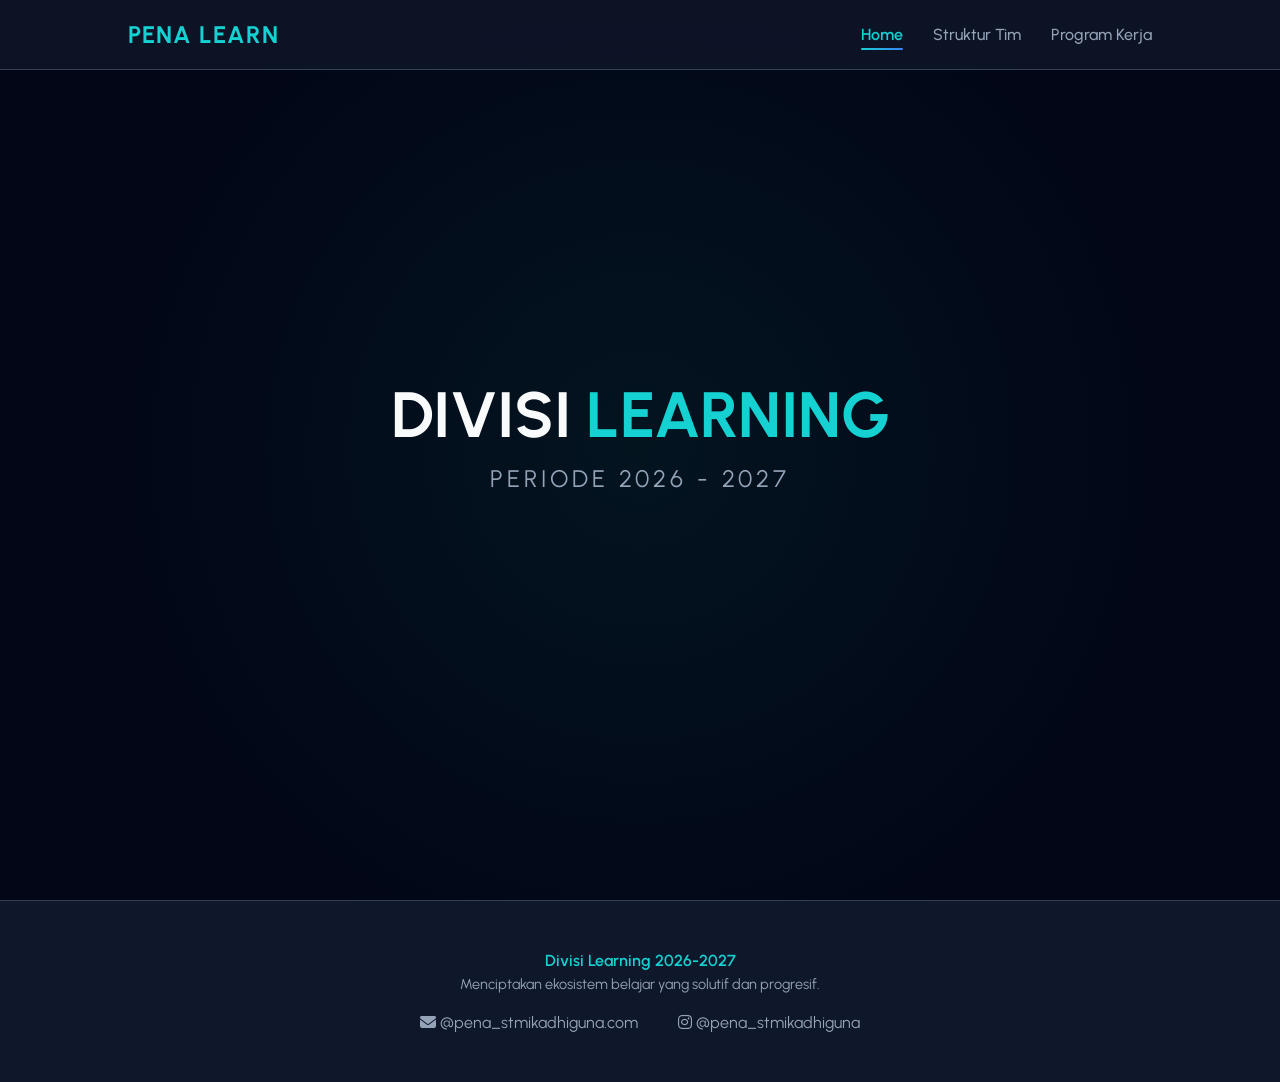
<file: index.html>
<!doctype html>
<html lang="id">
  <head>
    <meta charset="UTF-8" />
    <meta name="viewport" content="width=device-width, initial-scale=1.0" />
    <title>Divisi Learning 2026-2027</title>
    <link rel="preconnect" href="https://fonts.googleapis.com" />
    <link rel="preconnect" href="https://fonts.gstatic.com" crossorigin />
    <link
      href="https://fonts.googleapis.com/css2?family=Urbanist:wght@400;600;700&family=JetBrains+Mono:wght@400;700&display=swap"
      rel="stylesheet"
    />
    <link
      rel="stylesheet"
      href="https://cdnjs.cloudflare.com/ajax/libs/font-awesome/6.5.1/css/all.min.css"
    />
    <link rel="stylesheet" href="css/style.css" />
  </head>
  <body>
    <nav>
      <div class="logo">PENA LEARN</div>
      <ul class="nav-links">
        <li><a href="index.html">Home</a></li>
        <li><a href="pages/contact.html">Struktur Tim</a></li>
        <li><a href="pages/about.html">Program Kerja</a></li>
      </ul>
      <div class="burger" id="burger">
        <span></span>
        <span></span>
        <span></span>
      </div>
    </nav>
    <section class="hero" id="hero">
      <h1>DIVISI <span>LEARNING</span></h1>
      <p>PERIODE 2026 - 2027</p>
    </section>
    <footer>
      <p style="font-weight: 600; color: var(--primary)">
        Divisi Learning 2026-2027
      </p>
      <p style="color: var(--text-muted); font-size: 0.9rem; margin-top: 5px">
        Menciptakan ekosistem belajar yang solutif dan progresif.
      </p>
      <div class="footer-info">
        <a href="mailto:[EMAIL_ADDRESS]">
          <i class="fa-solid fa-envelope"></i> @pena_stmikadhiguna.com
        </a>
        <a href="https://www.instagram.com/pena_stmikadhiguna">
          <i class="fa-brands fa-instagram"></i> @pena_stmikadhiguna
        </a>
      </div>
    </footer>
    <script src="js/main.js"></script>
  </body>
</html>
</file>
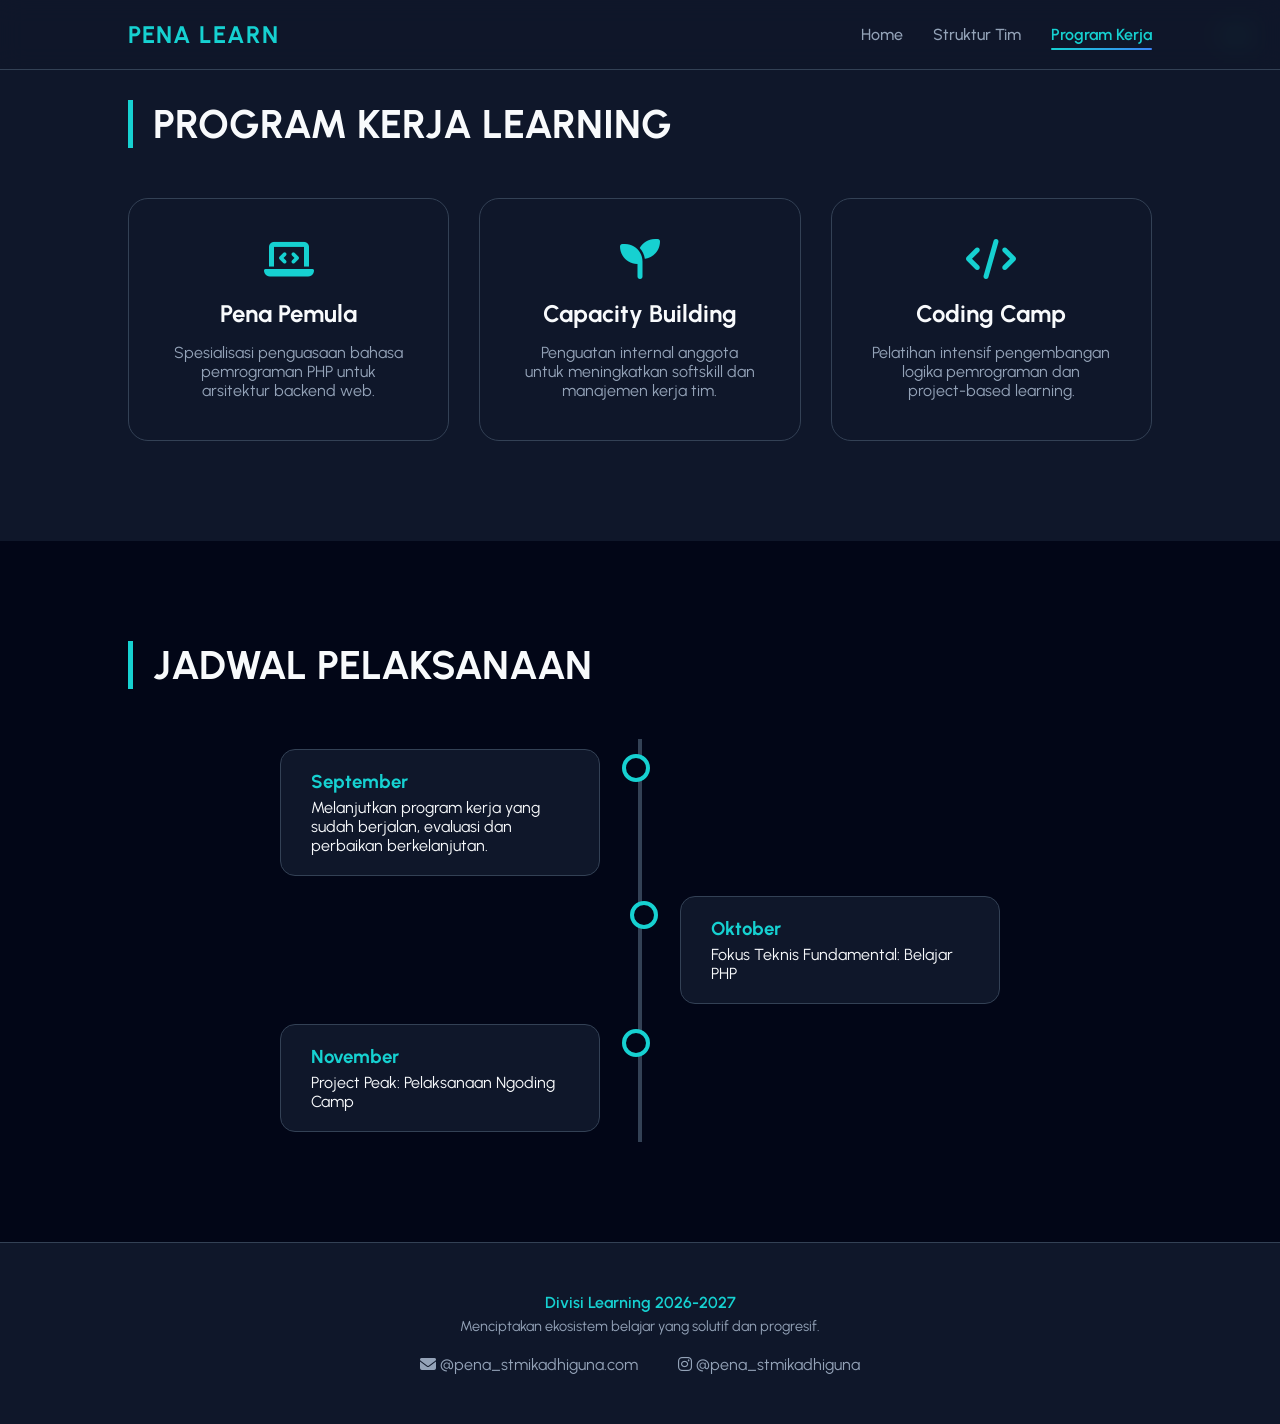
<file: pages/about.html>
<!doctype html>
<html lang="en">
  <head>
    <meta charset="UTF-8" />
    <meta name="viewport" content="width=device-width, initial-scale=1.0" />
    <title>Divisi Learning 2026-2027</title>
    <link rel="preconnect" href="https://fonts.googleapis.com" />
    <link rel="preconnect" href="https://fonts.gstatic.com" crossorigin />
    <link
      href="https://fonts.googleapis.com/css2?family=Urbanist:wght@400;600;700&family=JetBrains+Mono:wght@400;700&display=swap"
      rel="stylesheet"
    />
    <link
      rel="stylesheet"
      href="https://cdnjs.cloudflare.com/ajax/libs/font-awesome/6.5.1/css/all.min.css"
    />
    <link rel="stylesheet" href="../css/style.css" />
  </head>
  <body>
    <nav>
      <div class="logo">PENA LEARN</div>
      <ul class="nav-links">
        <li><a href="../index.html">Home</a></li>
        <li><a href="contact.html">Struktur Tim</a></li>
        <li><a href="about.html">Program Kerja</a></li>
      </ul>
      <div class="burger" id="burger">
        <span></span>
        <span></span>
        <span></span>
      </div>
    </nav>
    <section id="progja" style="background-color: var(--bg-surface)">
      <h2 class="section-title">Program kerja learning</h2>
      <div class="progja-grid">
        <div class="progja-card">
          <div class="num">01</div>
          <i class="fa-solid fa-laptop-code"></i>
          <h3>Pena Pemula</h3>
          <p style="color: var(--text-muted)">
            Spesialisasi penguasaan bahasa pemrograman PHP untuk arsitektur
            backend web.
          </p>
        </div>
        <div class="progja-card">
          <div class="num">02</div>
          <i class="fa-solid fa-seedling"></i>
          <h3>Capacity Building</h3>
          <p style="color: var(--text-muted)">
            Penguatan internal anggota untuk meningkatkan softskill dan
            manajemen kerja tim.
          </p>
        </div>
        <div class="progja-card">
          <div class="num">03</div>
          <i class="fa-solid fa-code"></i>
          <h3>Coding Camp</h3>
          <p style="color: var(--text-muted)">
            Pelatihan intensif pengembangan logika pemrograman dan project-based
            learning.
          </p>
        </div>
      </div>
    </section>

    <section id="roadmap">
      <h2 class="section-title">Jadwal Pelaksanaan</h2>
      <div class="timeline">
        <div class="timeline-container left">
          <div class="timeline-content">
            <h3>September</h3>
            <p>
              Melanjutkan program kerja yang sudah berjalan, evaluasi dan
              perbaikan berkelanjutan.
            </p>
          </div>
        </div>
        <div class="timeline-container right">
          <div class="timeline-content">
            <h3>Oktober</h3>
            <p>Fokus Teknis Fundamental: Belajar PHP</p>
          </div>
        </div>
        <div class="timeline-container left">
          <div class="timeline-content">
            <h3>November</h3>
            <p>Project Peak: Pelaksanaan Ngoding Camp</p>
          </div>
        </div>
      </div>
    </section>

    <footer>
      <p style="font-weight: 600; color: var(--primary)">
        Divisi Learning 2026-2027
      </p>
      <p style="color: var(--text-muted); font-size: 0.9rem; margin-top: 5px">
        Menciptakan ekosistem belajar yang solutif dan progresif.
      </p>
      <div class="footer-info">
        <a href="mailto:[EMAIL_ADDRESS]">
          <i class="fa-solid fa-envelope"></i> @pena_stmikadhiguna.com
        </a>
        <a href="https://www.instagram.com/pena_stmikadhiguna">
          <i class="fa-brands fa-instagram"></i> @pena_stmikadhiguna
        </a>
      </div>
    </footer>

    <script src="../js/main.js"></script>
  </body>
</html>
</file>
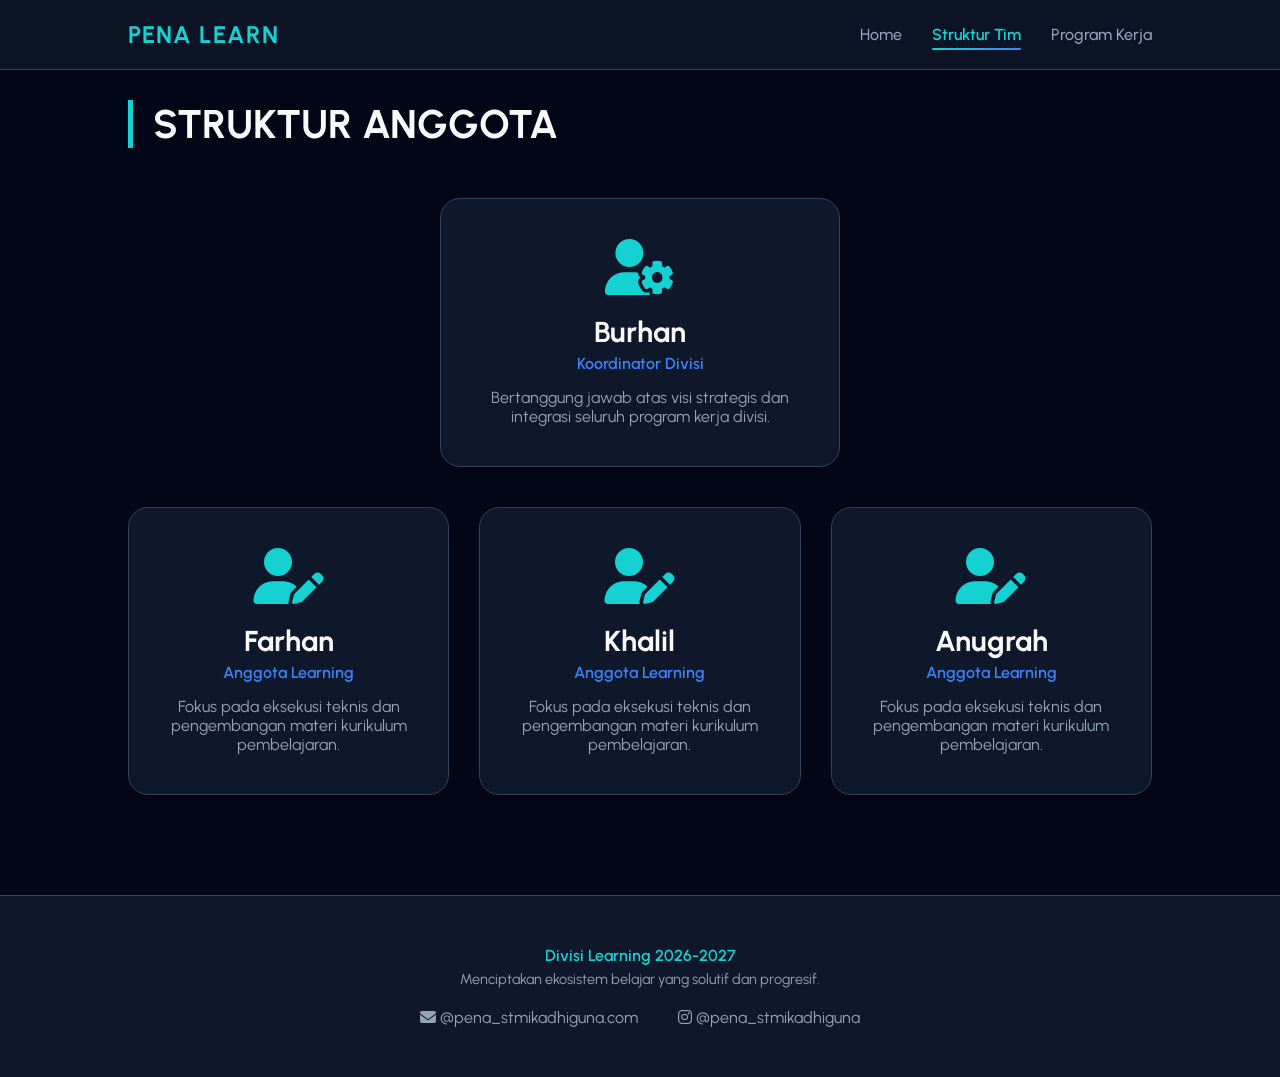
<file: pages/contact.html>
<!doctype html>
<html lang="en">
  <head>
    <meta charset="UTF-8" />
    <meta name="viewport" content="width=device-width, initial-scale=1.0" />
    <title>Divisi Learning 2026-2027</title>
    <link rel="preconnect" href="https://fonts.googleapis.com" />
    <link rel="preconnect" href="https://fonts.gstatic.com" crossorigin />
    <link
      href="https://fonts.googleapis.com/css2?family=Urbanist:wght@400;600;700&family=JetBrains+Mono:wght@400;700&display=swap"
      rel="stylesheet"
    />
    <link
      rel="stylesheet"
      href="https://cdnjs.cloudflare.com/ajax/libs/font-awesome/6.5.1/css/all.min.css"
    />
    <link rel="stylesheet" href="../css/style.css" />
  </head>
  <body>
    <nav>
      <div class="logo">PENA LEARN</div>
      <ul class="nav-links">
        <li><a href="../index.html">Home</a></li>
        <li><a href="contact.html">Struktur Tim</a></li>
        <li><a href="about.html">Program Kerja</a></li>
      </ul>
      <div class="burger" id="burger">
        <span></span>
        <span></span>
        <span></span>
      </div>
    </nav>
    <!-- STRUKTUR TIM (HIEARKIS) -->
    <section id="tim">
      <h2 class="section-title">Struktur Anggota</h2>

      <div class="hierarchy-container">
        <!-- BARIS 1: KOORDINATOR (SENDIRIAN DI TENGAH) -->
        <div class="leader-row">
          <div class="member-card leader">
            <i class="fa-solid fa-user-gear"></i>
            <h3>Burhan</h3>
            <p class="role">Koordinator Divisi</p>
            <p style="color: var(--text-muted)">
              Bertanggung jawab atas visi strategis dan integrasi seluruh
              program kerja divisi.
            </p>
          </div>
        </div>

        <!-- BARIS 2: ANGGOTA (BERJEJER DI BAWAH) -->
        <div class="staff-row">
          <div class="member-card">
            <i class="fa-solid fa-user-pen"></i>
            <h3>Farhan</h3>
            <p class="role">Anggota Learning</p>
            <p style="color: var(--text-muted)">
              Fokus pada eksekusi teknis dan pengembangan materi kurikulum
              pembelajaran.
            </p>
          </div>
          <div class="member-card">
            <i class="fa-solid fa-user-pen"></i>
            <h3>Khalil</h3>
            <p class="role">Anggota Learning</p>
            <p style="color: var(--text-muted)">
              Fokus pada eksekusi teknis dan pengembangan materi kurikulum
              pembelajaran.
            </p>
          </div>
          <div class="member-card">
            <i class="fa-solid fa-user-pen"></i>
            <h3>Anugrah</h3>
            <p class="role">Anggota Learning</p>
            <p style="color: var(--text-muted)">
              Fokus pada eksekusi teknis dan pengembangan materi kurikulum
              pembelajaran.
            </p>
          </div>
        </div>
      </div>
    </section>
    <footer>
      <p style="font-weight: 600; color: var(--primary)">
        Divisi Learning 2026-2027
      </p>
      <p style="color: var(--text-muted); font-size: 0.9rem; margin-top: 5px">
        Menciptakan ekosistem belajar yang solutif dan progresif.
      </p>
      <div class="footer-info">
        <a href="mailto:[EMAIL_ADDRESS]">
          <i class="fa-solid fa-envelope"></i> @pena_stmikadhiguna.com
        </a>
        <a href="https://www.instagram.com/pena_stmikadhiguna">
          <i class="fa-brands fa-instagram"></i> @pena_stmikadhiguna
        </a>
      </div>
    </footer>
    <script src="../js/main.js"></script>
  </body>
</html>
</file>
<file: css/style.css>
* {
  margin: 0;
  padding: 0;
  box-sizing: border-box;
  scroll-behavior: smooth;
}

:root {
  --bg-main: #020617;
  --bg-surface: #0f172a;
  --bg-card: #1e293b;
  --border-color: #334155;
  --primary: #16d1d1;
  --secondary: #3b82f6;
  --text-main: #f8fafc;
  --text-muted: #94a3b8;
}

body {
  background-color: var(--bg-main);
  color: var(--text-main);
  font-family: "Urbanist", sans-serif;
  overflow-x: hidden;
}

body.menu-open {
  overflow: hidden;
}

nav {
  position: fixed;
  top: 0;
  width: 100%;
  background: rgba(15, 23, 42, 0.8);
  backdrop-filter: blur(12px);
  border-bottom: 1px solid var(--border-color);
  z-index: 1000;
  padding: 20px 10%;
  display: flex;
  justify-content: space-between;
  align-items: center;
}

.logo {
  font-size: 24px;
  font-weight: 700;
  color: var(--primary);
  letter-spacing: 1px;
}

.nav-links {
  display: flex;
  list-style: none;
  gap: 30px;
}

.nav-links a {
  color: var(--text-muted);
  text-decoration: none;
  font-weight: 500;
  transition: color 0.3s ease;
  position: relative;
  padding-bottom: 6px;
}

/* Expanding underline animation */
.nav-links a::after {
  content: "";
  position: absolute;
  bottom: 0;
  left: 50%;
  width: 0;
  height: 2px;
  background: linear-gradient(90deg, var(--primary), var(--secondary));
  transition: width 0.35s cubic-bezier(0.25, 0.46, 0.45, 0.94),
              left 0.35s cubic-bezier(0.25, 0.46, 0.45, 0.94);
  border-radius: 2px;
}

.nav-links a:hover::after {
  width: 100%;
  left: 0;
}

.nav-links a:hover {
  color: var(--primary);
}

/* Active page link */
.nav-links a.active {
  color: var(--primary);
  font-weight: 600;
}

.nav-links a.active::after {
  width: 100%;
  left: 0;
}

.burger {
  display: none;
  flex-direction: column;
  justify-content: center;
  align-items: center;
  gap: 5px;
  width: 32px;
  height: 32px;
  cursor: pointer;
  z-index: 1100;
}

.burger span {
  display: block;
  width: 24px;
  height: 2.5px;
  background-color: var(--text-main);
  border-radius: 2px;
  transition: all 0.3s ease;
  transform-origin: center;
}

.burger.active span:nth-child(1) {
  transform: translateY(7.5px) rotate(45deg);
}

.burger.active span:nth-child(2) {
  opacity: 0;
  transform: scaleX(0);
}

.burger.active span:nth-child(3) {
  transform: translateY(-7.5px) rotate(-45deg);
}

.hero {
  height: 100vh;
  display: flex;
  flex-direction: column;
  justify-content: center;
  align-items: center;
  text-align: center;
  padding: 0 20px;
  background: radial-gradient(
    circle at center,
    rgba(16, 185, 129, 0.08) 0%,
    transparent 70%
  );
  position: relative;
}

.hero h1 {
  font-size: 4rem;
  font-weight: 700;
  line-height: 1.2;
  margin-bottom: 10px;
}

.hero h1 span {
  color: var(--primary);
}

.hero p {
  font-size: 1.5rem;
  color: var(--text-muted);
  letter-spacing: 4px;
  margin-bottom: 30px;
}

.btn {
  padding: 12px 30px;
  background: linear-gradient(90deg, var(--primary), var(--secondary));
  color: white;
  text-decoration: none;
  border-radius: 30px;
  font-weight: 600;
  transition: 0.3s;
  border: none;
  cursor: pointer;
}

.btn:hover {
  transform: translateY(-3px);
  box-shadow: 0 10px 20px rgba(16, 185, 129, 0.2);
}

section {
  padding: 100px 10%;
}

.section-title {
  font-size: 2.5rem;
  margin-bottom: 50px;
  border-left: 5px solid var(--primary);
  padding-left: 20px;
  text-transform: uppercase;
}

.hierarchy-container {
  display: flex;
  /* height: 100%; */
  flex-direction: column;
  gap: 40px;
  align-items: center;
}

.leader-row {
  display: flex;
  justify-content: center;
  width: 100%;
}

.member-card.leader {
  max-width: 400px;
  width: 100%;
}

.staff-row {
  display: flex;
  flex-wrap: wrap;
  justify-content: center;
  gap: 30px; /* Jarak antar kartu anggota */
  width: 100%;
}

/* Memastikan ukuran kartu anggota konsisten dan pas di layar */
.staff-row .member-card {
  flex: 1;
  min-width: 280px;
  max-width: 350px;
}

.team-grid {
  display: grid;
  grid-template-columns: repeat(auto-fit, minmax(300px, 1fr));
  gap: 30px;
}

.member-card {
  background: var(--bg-surface);
  border: 1px solid var(--border-color);
  border-radius: 20px;
  padding: 40px;
  text-align: center;
  transition: 0.3s;
}

.member-card:hover {
  border-color: var(--primary);
  transform: translateY(-5px);
}

.member-card i {
  font-size: 3.5rem;
  color: var(--primary);
  margin-bottom: 20px;
}

.member-card h3 {
  font-size: 1.8rem;
  margin-bottom: 5px;
}

.member-card .role {
  color: var(--secondary);
  font-weight: 600;
  margin-bottom: 15px;
}

.progja-grid {
  display: grid;
  grid-template-columns: repeat(auto-fit, minmax(280px, 1fr));
  gap: 30px;
}

.progja-card {
  background: var(--bg-surface);
  border: 1px solid var(--border-color);
  border-radius: 20px;
  padding: 40px;
  text-align: center;
  transition: 0.3s;
}
.progja-card:hover {
  border-color: var(--primary);
  transform: translateY(-5px);
}

.progja-card .num {
  position: absolute;
  top: 20px;
  right: 30px;
  font-family: "JetBrains Mono", monospace;
  font-size: 1.5rem;
  color: rgba(16, 185, 129, 0.3);
  font-weight: 700;
}

.progja-card i {
  font-size: 2.5rem;
  color: var(--primary);
  margin-bottom: 20px;
}

.progja-card h3 {
  font-size: 1.5rem;
  margin-bottom: 15px;
}

.timeline {
  position: relative;
  max-width: 800px;
  margin: 0 auto;
}

.timeline::after {
  content: "";
  position: absolute;
  width: 4px;
  background: var(--border-color);
  top: 0;
  bottom: 0;
  left: 50%;
  margin-left: -2px;
}

.timeline-container {
  padding: 10px 40px;
  position: relative;
  background: inherit;
  width: 50%;
}

.timeline-container::after {
  content: "";
  position: absolute;
  width: 20px;
  height: 20px;
  right: -10px;
  background-color: var(--bg-main);
  border: 4px solid var(--primary);
  top: 15px;
  border-radius: 50%;
  z-index: 1;
}

.left {
  left: 0;
}
.right {
  left: 50%;
}

.right::after {
  left: -10px;
}

.timeline-content {
  padding: 20px 30px;
  background: var(--bg-surface);
  position: relative;
  border-radius: 15px;
  border: 1px solid var(--border-color);
}

.timeline-content h3 {
  color: var(--primary);
  margin-bottom: 5px;
}

/* --- FOOTER --- */
footer {
  background: var(--bg-surface);
  padding: 50px 10%;
  border-top: 1px solid var(--border-color);
  text-align: center;
}

.footer-info {
  display: flex;
  justify-content: center;
  gap: 40px;
  margin-top: 20px;
  color: var(--text-muted);
}

.footer-info a {
  text-decoration: none;
  color: var(--text-muted);
}

.footer-info a i {
  text-decoration: none;
}

/* =============================================
   RESPONSIVE LAYOUT
   ============================================= */

/* --- TABLET & SMALL DESKTOP (max-width: 768px) --- */
@media screen and (max-width: 768px) {
  /* Show burger icon */
  .burger {
    display: flex;
  }

  /* Mobile nav menu */
  .nav-links {
    position: fixed;
    top: 0;
    right: -100%;
    width: 70%;
    max-width: 300px;
    height: 100vh;
    background: rgba(15, 23, 42, 0.97);
    backdrop-filter: blur(16px);
    flex-direction: column;
    justify-content: center;
    align-items: center;
    gap: 40px;
    transition: right 0.4s cubic-bezier(0.25, 0.46, 0.45, 0.94);
    border-left: 1px solid var(--border-color);
  }

  .nav-links.active {
    right: 0;
  }

  .nav-links a {
    font-size: 1.2rem;
  }

  /* Overlay behind menu */
  .nav-links::before {
    content: "";
    position: fixed;
    top: 0;
    left: 0;
    width: 100vw;
    height: 100vh;
    background: rgba(0, 0, 0, 0);
    transition: background 0.4s ease;
    pointer-events: none;
    z-index: -1;
  }

  .nav-links.active::before {
    background: rgba(0, 0, 0, 0.5);
    pointer-events: auto;
  }

  nav {
    padding: 20px 5%;
  }

  .hero h1 {
    font-size: 2.8rem;
  }

  .hero p {
    font-size: 1.1rem;
    letter-spacing: 2px;
  }

  /* Section title */
  .section-title {
    font-size: 1.8rem;
    margin-bottom: 35px;
    margin-top: 20px;
  }

  section {
    padding: 70px 5%;
  }

  /* Team cards */
  .staff-row {
    flex-direction: column;
    align-items: center;
  }

  .staff-row .member-card {
    max-width: 100%;
  }

  .member-card {
    padding: 30px;
  }

  .member-card h3 {
    font-size: 1.5rem;
  }

  .member-card i {
    font-size: 2.8rem;
  }

  /* Program Kerja grid */
  .progja-grid {
    grid-template-columns: 1fr;
  }

  .progja-card {
    padding: 30px;
  }

  /* Timeline */
  .timeline::after {
    left: 31px;
  }

  .timeline-container {
    width: 100%;
    padding-left: 70px;
    padding-right: 25px;
  }

  .timeline-container::after {
    left: 21px;
  }

  .right {
    left: 0%;
  }

  .timeline-content {
    padding: 15px 20px;
  }

  /* Footer */
  .footer-info {
    flex-direction: column;
    gap: 15px;
    align-items: center;
  }

  .footer-info > a {
    text-decoration: none;
    color: var(--text-muted);
    cursor: pointer;
  }
}

/* --- SMALL PHONES (max-width: 480px) --- */
@media screen and (max-width: 480px) {
  .hero h1 {
    font-size: 2rem;
  }

  .hero p {
    font-size: 0.95rem;
    letter-spacing: 1px;
  }

  .section-title {
    font-size: 1.4rem;
    margin-bottom: 25px;
    padding-left: 15px;
  }

  section {
    padding: 50px 4%;
  }

  .member-card {
    padding: 25px;
  }

  .member-card h3 {
    font-size: 1.3rem;
  }

  .progja-card {
    padding: 25px;
  }

  .progja-card h3 {
    font-size: 1.2rem;
  }

  .timeline-content {
    padding: 12px 15px;
  }

  .timeline-content h3 {
    font-size: 1rem;
  }

  .timeline-content p {
    font-size: 0.9rem;
  }

  footer {
    padding: 35px 5%;
  }
}
</file>
